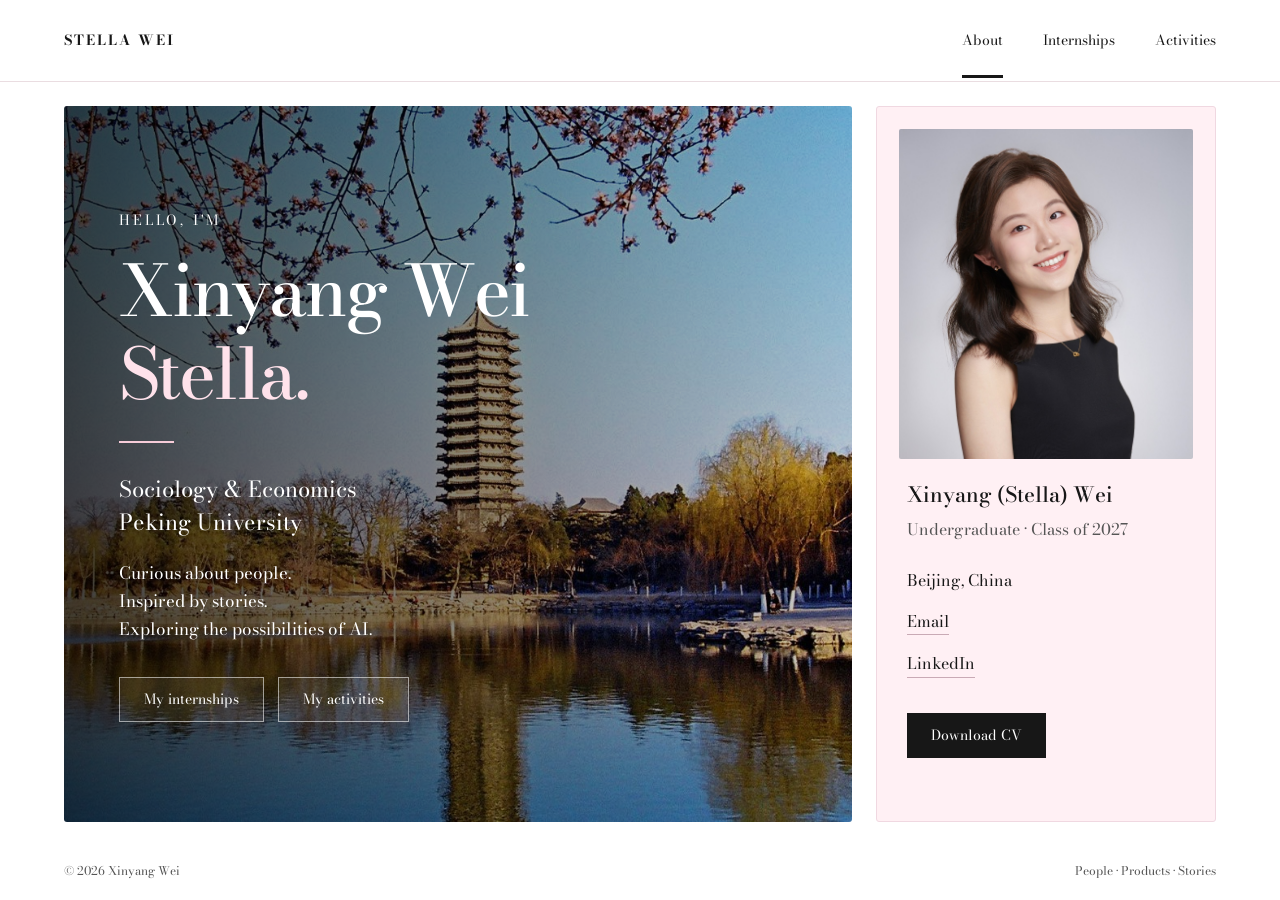
<file: index.html>
<!doctype html><html lang="en"><head><meta charset="utf-8"><meta name="viewport" content="width=device-width,initial-scale=1"><title>Xinyang (Stella) Wei</title><meta name="description" content="Xinyang Wei — Peking University student in sociology and economics. Community, communication, and curiosity."><link rel="stylesheet" href="font.css"><link rel="stylesheet" href="style.css"></head><body><header><a class="brand" href="index.html">STELLA WEI</a><nav aria-label="Main navigation"><a class="active" href="index.html" aria-current="page">About</a><a href="internships.html">Internships</a><a href="activities.html">Activities</a></nav></header><main class="profile-layout"><section class="intro"><div class="intro-content"><span class="kicker">HELLO, I'M</span><h1>Xinyang Wei<span>Stella.</span></h1><div class="rule"></div><h2>Sociology & Economics<br>Peking University</h2><p>Curious about people.<br>Inspired by stories.<br>Exploring the possibilities of AI.</p><div class="home-links"><a class="explore" href="internships.html">My internships</a><a class="explore" href="activities.html">My activities</a></div></div></section><aside class="profile"><img class="portrait" src="assets/portrait.jpg" alt="Portrait of Xinyang Wei"><div class="profile-info"><h2>Xinyang (Stella) Wei</h2><p>Undergraduate · Class of 2027</p><div class="contact"><span>Beijing, China</span><a href="mailto:xinyang_wei_2027@163.com">Email</a><a href="https://www.linkedin.com/in/stella-wei-776647376" target="_blank" rel="noopener">LinkedIn</a></div><a class="resume" href="assets/Xinyang-Wei-Resume.pdf" target="_blank" rel="noopener">Download CV</a></div></aside></main><footer><span>© 2026 Xinyang Wei</span><span>People · Products · Stories</span></footer></body></html>
</file>
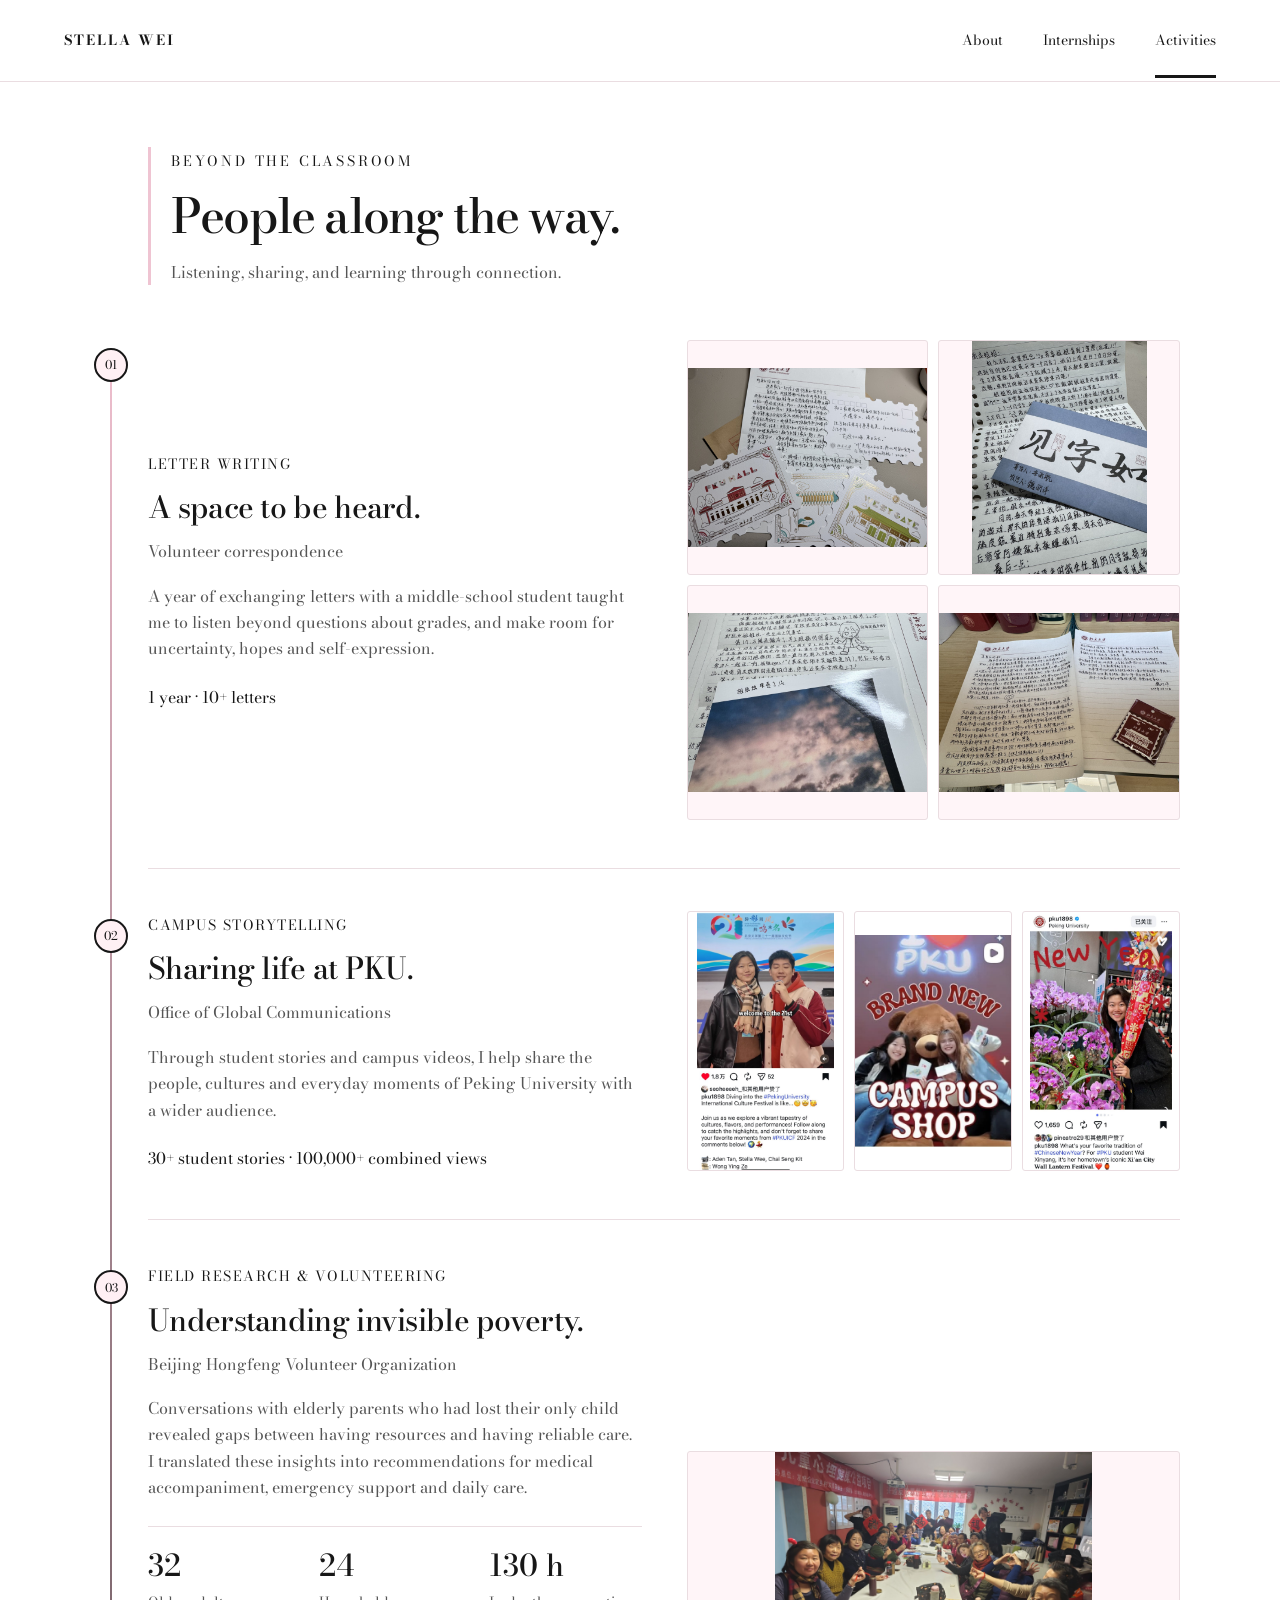
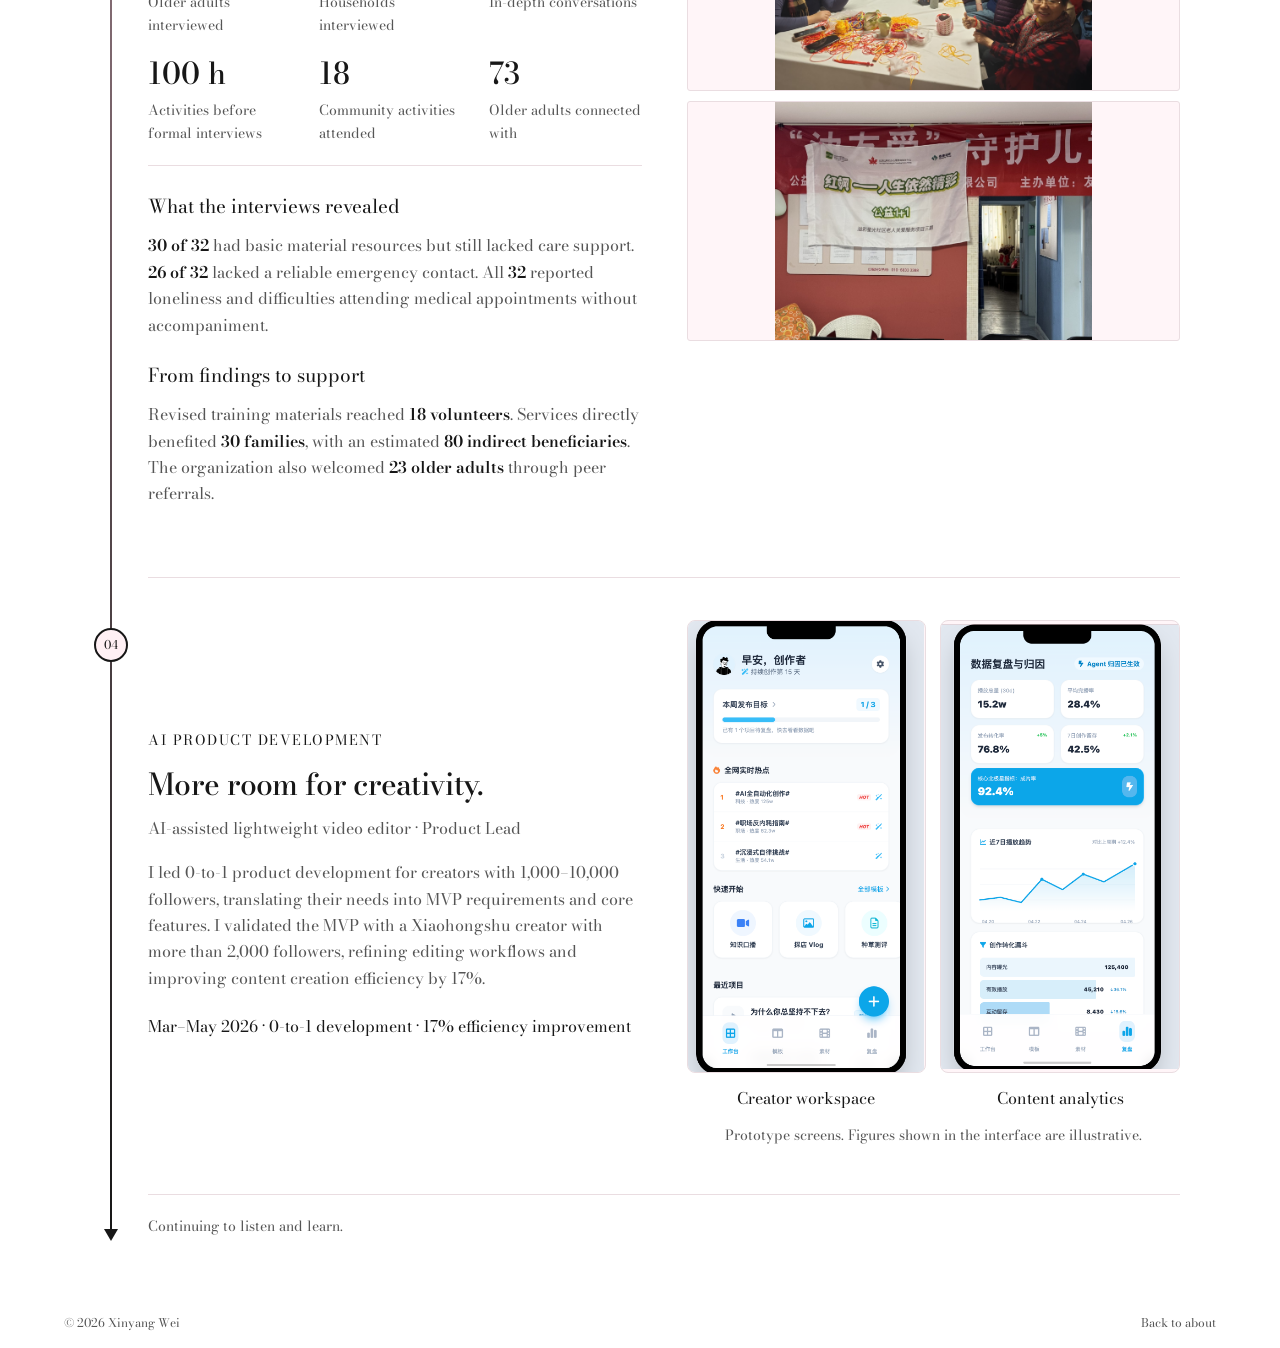
<file: activities.html>
<!doctype html><html lang="en"><head><meta charset="utf-8"><meta name="viewport" content="width=device-width,initial-scale=1"><title>Activities | Xinyang Wei</title><meta name="description" content="Letters, campus storytelling and elderly care research — activities of Xinyang Wei."><link rel="stylesheet" href="font.css"><link rel="stylesheet" href="style.css"></head><body><header><a class="brand" href="index.html">STELLA WEI</a><nav aria-label="Main navigation"><a href="index.html">About</a><a href="internships.html">Internships</a><a class="active" href="activities.html" aria-current="page">Activities</a></nav></header><main class="activities"><div class="activities-heading"><span class="kicker">BEYOND THE CLASSROOM</span><h1>People along the way.</h1><p>Listening, sharing, and learning through connection.</p></div><div class="timeline"><article class="activity"><div class="coordinate"><span>01</span></div><div class="activity-copy"><span class="category">LETTER WRITING</span><h2>A space to be heard.</h2><h3>Volunteer correspondence</h3><p>A year of exchanging letters with a middle-school student taught me to listen beyond questions about grades, and make room for uncertainty, hopes and self-expression.</p><span class="fact">1 year · 10+ letters</span></div><div class="activity-images letters-gallery"><img src="assets/letters.jpg" alt="Handwritten correspondence and illustrated stationery" loading="lazy"><img src="assets/letters-2.jpg" alt="A handwritten letter with a greeting card" loading="lazy"><img src="assets/letters-3.jpg" alt="Correspondence with a photograph" loading="lazy"><img src="assets/letters-4.jpg" alt="Letters and keepsakes from the correspondence program" loading="lazy"></div></article><article class="activity"><div class="coordinate"><span>02</span></div><div class="activity-copy"><span class="category">CAMPUS STORYTELLING</span><h2>Sharing life at PKU.</h2><h3>Office of Global Communications</h3><p>Through student stories and campus videos, I help share the people, cultures and everyday moments of Peking University with a wider audience.</p><span class="fact">30+ student stories · 100,000+ combined views</span></div><div class="activity-images three"><img src="assets/culture.jpg" alt="International Culture Festival published video" loading="lazy"><img src="assets/campus.jpg" alt="Campus shop published video" loading="lazy"><img src="assets/xian.jpg" alt="Published story on Xi'an Lantern Festival traditions" loading="lazy"></div></article><article class="activity"><div class="coordinate"><span>03</span></div><div class="activity-copy"><span class="category">FIELD RESEARCH & VOLUNTEERING</span><h2>Understanding invisible poverty.</h2><h3>Beijing Hongfeng Volunteer Organization</h3><p>Conversations with elderly parents who had lost their only child revealed gaps between having resources and having reliable care. I translated these insights into recommendations for medical accompaniment, emergency support and daily care.</p><div class="care-stats"><div><strong>32</strong><span>Older adults interviewed</span></div><div><strong>24</strong><span>Households interviewed</span></div><div><strong>130 h</strong><span>In-depth conversations</span></div><div><strong>100 h</strong><span>Activities before formal interviews</span></div><div><strong>18</strong><span>Community activities attended</span></div><div><strong>73</strong><span>Older adults connected with</span></div></div><div class="care-findings"><h3>What the interviews revealed</h3><p><strong>30 of 32</strong> had basic material resources but still lacked care support. <strong>26 of 32</strong> lacked a reliable emergency contact. All <strong>32</strong> reported loneliness and difficulties attending medical appointments without accompaniment.</p><h3>From findings to support</h3><p>Revised training materials reached <strong>18 volunteers</strong>. Services directly benefited <strong>30 families</strong>, with an estimated <strong>80 indirect beneficiaries</strong>. The organization also welcomed <strong>23 older adults</strong> through peer referrals.</p></div></div><div class="activity-images care-gallery"><img src="assets/community.jpg" alt="Community gathering with older adults and volunteers" loading="lazy"><img src="assets/fieldwork.jpg" alt="The volunteer organization activity space" loading="lazy"></div></article><article class="activity editor-activity"><div class="coordinate"><span>04</span></div><div class="activity-copy"><span class="category">AI PRODUCT DEVELOPMENT</span><h2>More room for creativity.</h2><h3>AI-assisted lightweight video editor · Product Lead</h3><p>I led 0-to-1 product development for creators with 1,000–10,000 followers, translating their needs into MVP requirements and core features. I validated the MVP with a Xiaohongshu creator with more than 2,000 followers, refining editing workflows and improving content creation efficiency by 17%.</p><span class="fact">Mar–May 2026 · 0-to-1 development · 17% efficiency improvement</span></div><div class="editor-visuals"><div class="editor-gallery"><figure><img src="assets/editor-workspace.png" alt="Prototype of the creator workspace, with trending topics and quick-start templates" loading="lazy"><figcaption>Creator workspace</figcaption></figure><figure><img src="assets/editor-analytics.png" alt="Prototype of the content analytics and review screen" loading="lazy"><figcaption>Content analytics</figcaption></figure></div><p class="prototype-note">Prototype screens. Figures shown in the interface are illustrative.</p></div></article><div class="timeline-end"><span>Continuing to listen and learn.</span></div></div></main><footer><span>© 2026 Xinyang Wei</span><a href="index.html">Back to about</a></footer></body></html>
</file>
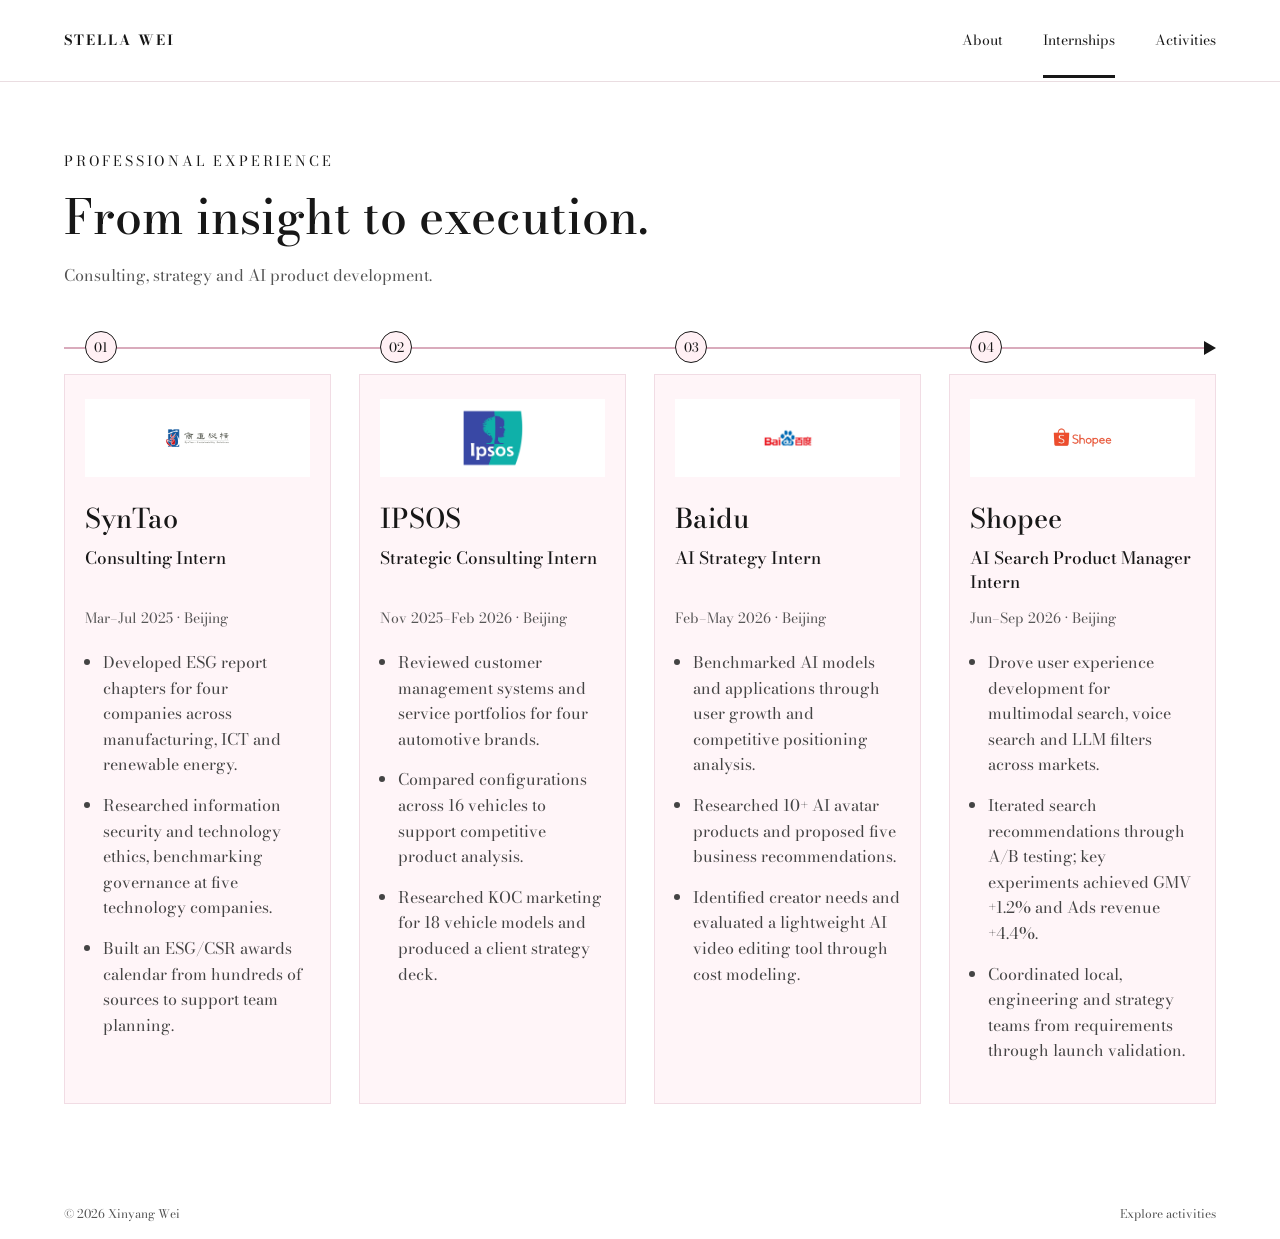
<file: internships.html>
<!doctype html><html lang="en"><head><meta charset="utf-8"><meta name="viewport" content="width=device-width,initial-scale=1"><title>Internships | Xinyang Wei</title><link rel="stylesheet" href="font.css"><link rel="stylesheet" href="style.css"></head><body><header><a class="brand" href="index.html">STELLA WEI</a><nav aria-label="Main navigation"><a href="index.html">About</a><a class="active" aria-current="page" href="internships.html">Internships</a><a href="activities.html">Activities</a></nav></header><main class="internships-page"><div class="internships-heading"><span class="kicker">PROFESSIONAL EXPERIENCE</span><h1>From insight to execution.</h1><p>Consulting, strategy and AI product development.</p></div><div class="internship-scroll"><div class="internship-track"><article class="internship"><div class="internship-node">01</div><div class="company-logo"><img src="assets/syntao-logo.png" alt="SynTao logo"></div><h2>SynTao</h2><h3>Consulting Intern</h3><p class="internship-date">Mar–Jul 2025 · Beijing</p><ul><li>Developed ESG report chapters for four companies across manufacturing, ICT and renewable energy.</li><li>Researched information security and technology ethics, benchmarking governance at five technology companies.</li><li>Built an ESG/CSR awards calendar from hundreds of sources to support team planning.</li></ul></article><article class="internship"><div class="internship-node">02</div><div class="company-logo"><img src="assets/ipsos-logo.webp" alt="IPSOS logo"></div><h2>IPSOS</h2><h3>Strategic Consulting Intern</h3><p class="internship-date">Nov 2025–Feb 2026 · Beijing</p><ul><li>Reviewed customer management systems and service portfolios for four automotive brands.</li><li>Compared configurations across 16 vehicles to support competitive product analysis.</li><li>Researched KOC marketing for 18 vehicle models and produced a client strategy deck.</li></ul></article><article class="internship"><div class="internship-node">03</div><div class="company-logo"><img src="assets/baidu-logo.jpg" alt="Baidu logo"></div><h2>Baidu</h2><h3>AI Strategy Intern</h3><p class="internship-date">Feb–May 2026 · Beijing</p><ul><li>Benchmarked AI models and applications through user growth and competitive positioning analysis.</li><li>Researched 10+ AI avatar products and proposed five business recommendations.</li><li>Identified creator needs and evaluated a lightweight AI video editing tool through cost modeling.</li></ul></article><article class="internship"><div class="internship-node">04</div><div class="company-logo"><img src="assets/shopee-logo.jpg" alt="Shopee logo"></div><h2>Shopee</h2><h3>AI Search Product Manager Intern</h3><p class="internship-date">Jun–Sep 2026 · Beijing</p><ul><li>Drove user experience development for multimodal search, voice search and LLM filters across markets.</li><li>Iterated search recommendations through A/B testing; key experiments achieved GMV +1.2% and Ads revenue +4.4%.</li><li>Coordinated local, engineering and strategy teams from requirements through launch validation.</li></ul></article></div></div></main><footer><span>© 2026 Xinyang Wei</span><a href="activities.html">Explore activities</a></footer></body></html>
</file>
<file: font.css>
@font-face {
  font-family: 'Bodoni Moda';
  font-style: normal;
  font-weight: 400;
  font-display: swap;
  src: url(assets/bodoni-0.ttf) format('truetype');
}
@font-face {
  font-family: 'Bodoni Moda';
  font-style: normal;
  font-weight: 500;
  font-display: swap;
  src: url(assets/bodoni-1.ttf) format('truetype');
}
@font-face {
  font-family: 'Bodoni Moda';
  font-style: normal;
  font-weight: 600;
  font-display: swap;
  src: url(assets/bodoni-2.ttf) format('truetype');
}
@font-face {
  font-family: 'Bodoni Moda';
  font-style: normal;
  font-weight: 700;
  font-display: swap;
  src: url(assets/bodoni-3.ttf) format('truetype');
}
</file>
<file: style.css>
:root{--bg:#fff;--ink:#171717;--muted:#555;--blue:#171717;--line:#eadde1}*{box-sizing:border-box}body{margin:0;font:16px/1.65 'Bodoni Moda','Bodoni MT',Didot,serif;color:var(--ink);background:var(--bg)}a{color:inherit;text-decoration:none}a:focus-visible{outline:2px solid var(--blue);outline-offset:6px}header{height:82px;display:flex;align-items:center;justify-content:space-between;padding:0 5vw;border-bottom:1px solid var(--line);background:white}.brand{font-size:14px;font-weight:700;letter-spacing:2px}.brand span{margin-left:16px;font-size:12px;font-weight:400;letter-spacing:1px;color:var(--muted)}nav{display:flex;gap:40px}nav a{font-size:14px;padding:26px 0 22px;border-bottom:3px solid transparent}nav a.active{color:var(--blue);border-color:var(--blue)}.profile-layout{display:grid;grid-template-columns:minmax(0,1fr) 340px;gap:24px;padding:24px 5vw;min-height:calc(100vh - 136px);max-width:1600px;margin:auto}.intro{position:relative;background:linear-gradient(90deg,rgba(0,0,0,.75),rgba(0,0,0,.18)),url('assets/pku-campus.jpg') center/cover;min-height:680px;color:white;display:flex;align-items:center;border-radius:3px;overflow:hidden}.intro-content{padding:65px 7%;position:relative}.kicker{font:12px/1.5 'Bodoni Moda','Bodoni MT',Didot,serif;letter-spacing:2.8px}.intro h1{font-size:clamp(48px,5.5vw,80px);font-weight:500;line-height:1.06;letter-spacing:-2px;margin:22px 0 30px}.intro h1 span{display:block;color:#ffe2eb;margin-top:8px}.rule{width:55px;height:2px;background:#f7ccd9;margin-bottom:30px}.intro h2{font-size:22px;font-weight:400;line-height:1.5;margin:0 0 20px}.intro p{color:#fff;margin:0 0 34px;font-size:17px}.explore{display:inline-block;border:1px solid #ffffff8c;padding:10px 24px;font-size:14px;background:#ffffff10}.explore:hover{background:#ffffff25}.photo-credit{position:absolute;bottom:15px;left:7%;font-size:12px;color:#e0e8f3;max-width:86%;line-height:1.5}.profile{background:#fff0f4;border:1px solid #f0d8e1;border-radius:3px;padding:22px;display:flex;flex-direction:column}.portrait{width:100%;height:330px;object-fit:cover;object-position:center 28%;border-radius:2px}.profile-info{padding:22px 8px}.profile-info h2{font-size:21px;font-weight:500;line-height:1.3;margin:0}.profile-info p{font-size:14px;color:var(--muted);margin:8px 0 24px}.contact{display:grid;gap:15px;font-size:14px}.contact a{width:fit-content;border-bottom:1px solid #c9aab5}.contact a:hover{color:var(--blue)}.resume{display:inline-block;margin-top:35px;background:var(--blue);color:white;padding:11px 24px;font-size:14px}.resume:hover{background:#494044}footer{display:flex;justify-content:space-between;padding:15px 5vw;color:var(--muted);font-size:12px}.activities{max-width:1160px;margin:auto;padding:65px 40px 40px}.activities-heading{margin:0 0 55px 48px}.activities-heading .kicker{color:var(--blue)}.activities-heading h1{font-size:48px;line-height:1.15;font-weight:500;letter-spacing:-1.8px;margin:15px 0}.activities-heading p{color:var(--muted);margin:0}.timeline{position:relative;padding-left:48px}.timeline:before{content:'';position:absolute;left:10px;top:20px;bottom:25px;width:2px;background:linear-gradient(#edbecd,var(--blue))}.timeline:after{content:'';position:absolute;left:4px;bottom:17px;border-left:7px solid transparent;border-right:7px solid transparent;border-top:12px solid var(--blue)}.activity{position:relative;display:grid;grid-template-columns:1fr 1fr;align-items:center;gap:45px;padding:0 0 48px;margin-bottom:42px;border-bottom:1px solid var(--line)}.coordinate{position:absolute;left:-54px;top:8px;width:34px;height:34px;background:var(--bg);border:2px solid var(--blue);border-radius:50%;display:grid;place-items:center}.coordinate span{font:12px 'Bodoni Moda','Bodoni MT',Didot,serif;color:var(--blue)}.category{font:12px 'Bodoni Moda','Bodoni MT',Didot,serif;letter-spacing:1.5px;color:var(--blue)}.activity h2{font-size:30px;line-height:1.2;letter-spacing:-.7px;font-weight:500;margin:13px 0}.activity h3{font-size:14px;color:var(--muted);font-weight:400;margin:0 0 18px}.activity p{margin:0 0 22px;color:var(--muted)}.fact{font-size:13px;color:var(--blue)}.activity-images{display:grid;gap:10px;align-items:center}.activity-images img{width:100%;display:block;border-radius:3px;border:1px solid var(--line)}.one img{height:270px;object-fit:cover}.one:not(.landscape) img{object-position:center 65%}.landscape img{height:250px}.three{grid-template-columns:repeat(3,1fr);align-items:start}.three img{height:260px;object-fit:contain;background:white}.timeline-end{font-size:14px;color:var(--muted);padding-bottom:20px}.activity:last-of-type{margin-bottom:20px}@media(min-width:1500px){.intro{min-height:780px}.portrait{height:380px}}@media(max-width:900px){.profile-layout{grid-template-columns:1fr 280px;gap:16px;padding:20px 3vw}.profile{padding:16px}.portrait{height:290px}.intro{min-height:640px}.intro-content{padding:50px 8%}.activity{gap:25px}.three img{height:210px}.activities{padding:50px 25px 30px}}@media(max-width:650px){header{height:70px}.brand span{display:none}nav{gap:25px}.profile-layout{grid-template-columns:1fr;padding:16px}.intro{min-height:560px}.intro h1{font-size:56px}.profile{display:grid;grid-template-columns:140px 1fr;gap:18px}.portrait{height:210px}.profile-info{padding:3px 0}.profile-info h2{font-size:18px}.profile-info p{margin:6px 0 15px}.contact{gap:8px}.resume{margin-top:20px;padding:8px 16px}.activities{padding:40px 20px}.activities-heading{margin-left:35px;margin-bottom:40px}.activities-heading h1{font-size:36px}.timeline{padding-left:35px}.timeline:before{left:7px}.timeline:after{left:1px}.coordinate{left:-42px;width:30px;height:30px}.activity{grid-template-columns:1fr;gap:22px;margin-bottom:30px;padding-bottom:30px}.activity h2{font-size:27px}.three img{height:230px}.one img{height:250px}footer{gap:20px;font-size:12px}.photo-credit{font-size:12px}}@media(max-width:380px){.profile{grid-template-columns:1fr}.portrait{height:340px}.three{gap:6px}.three img{height:180px}}

*{font-family:"Bodoni Moda","Bodoni MT",Didot,serif}.kicker,.category,.coordinate span{font-family:"Bodoni Moda","Bodoni MT",Didot,serif}.letters-gallery{grid-template-columns:repeat(2,1fr)}.letters-gallery img{height:235px;object-fit:contain;background:#fff5f8}.care-gallery{grid-template-columns:1fr}.care-gallery img{height:240px;object-fit:contain;background:#fff5f8}.coordinate{background:#fff0f4}.activities-heading{border-left:3px solid #efc4d2;padding-left:20px}.resume{background:#171717}.profile-info p,.contact,.fact{font-size:16px}.category,.kicker{font-size:14px}.activity h3{font-size:16px}@media(max-width:650px){.letters-gallery img{height:200px}.care-gallery img{height:230px}}

.internships-page{max-width:1480px;margin:auto;padding:65px 5vw 70px}.internships-heading h1{font-size:48px;font-weight:500;line-height:1.2;margin:15px 0}.internships-heading p{color:var(--muted)}.internship-scroll{overflow-x:auto;padding:25px 0 15px}.internship-track{display:grid;grid-template-columns:repeat(4,minmax(230px,1fr));gap:28px;position:relative;min-width:1050px;padding-top:45px}.internship-track:before{content:'';position:absolute;top:18px;left:0;right:10px;height:2px;background:#d9abbc}.internship-track:after{content:'';position:absolute;top:12px;right:0;border-top:7px solid transparent;border-bottom:7px solid transparent;border-left:12px solid #171717}.internship{position:relative;background:#fff5f8;border:1px solid #f1dce4;padding:24px 20px}.internship-node{position:absolute;top:-44px;left:20px;width:32px;height:32px;border:1px solid #171717;border-radius:50%;background:#fff0f4;display:grid;place-items:center;font-size:13px}.company-logo{height:78px;background:white;display:flex;align-items:center;justify-content:center;padding:8px}.company-logo img{max-width:100%;max-height:100%;object-fit:contain}.internship h2{font-size:27px;font-weight:500;margin:20px 0 5px}.internship h3{font-size:17px;font-weight:500;line-height:1.4;min-height:48px;margin:0}.internship-date{font-size:14px;color:var(--muted);margin:12px 0 20px}.internship ul{padding-left:18px;margin:0}.internship li{font-size:16px;line-height:1.6;margin-bottom:15px;color:#444}.care-stats{display:grid;grid-template-columns:repeat(3,1fr);gap:18px;margin:25px 0;padding:20px 0;border-top:1px solid var(--line);border-bottom:1px solid var(--line)}.care-stats strong{font-size:30px;display:block;font-weight:500;line-height:1.2}.care-stats span{font-size:14px;color:var(--muted);display:block;margin-top:8px}.care-findings h3{font-size:19px;color:var(--ink);margin:18px 0 10px}.care-findings p{font-size:16px}.care-findings strong{font-weight:600;color:var(--ink)}@media(max-width:650px){header{padding:0 16px}.brand{font-size:12px;letter-spacing:1px}nav{gap:14px}nav a{font-size:14px}.internships-page{padding:40px 20px}.internships-heading h1{font-size:36px}.care-stats{grid-template-columns:repeat(2,1fr)}.internship-track{gap:20px;grid-template-columns:repeat(4,260px);min-width:1100px}}

.home-links{display:flex;flex-wrap:wrap;gap:14px}

.editor-activity{grid-template-columns:1fr}.editor-activity .activity-copy{max-width:780px}.editor-gallery{display:grid;grid-template-columns:1fr 1fr;gap:28px;max-width:840px;margin:0 auto;width:100%}.editor-gallery figure{margin:0}.editor-gallery img{display:block;width:100%;height:auto;border:1px solid var(--line);border-radius:8px}.editor-gallery figcaption{text-align:center;font-size:16px;margin-top:12px}.prototype-note{font-size:14px;color:var(--muted);text-align:center;margin:0!important}@media(max-width:650px){.editor-gallery{gap:12px}.editor-gallery figcaption{font-size:14px}}

.editor-activity{grid-template-columns:1fr 1fr}.editor-visuals{min-width:0}.editor-gallery{max-width:none;gap:14px;align-items:start}.editor-visuals .prototype-note{margin-top:14px!important;line-height:1.5}@media(max-width:650px){.editor-activity{grid-template-columns:1fr}.editor-gallery{gap:12px}}

.editor-gallery{align-items:start;grid-template-columns:repeat(2,minmax(0,1fr))}.editor-gallery figure{min-width:0}.editor-gallery img{width:100%;height:auto;aspect-ratio:9 / 17;object-fit:contain;object-position:center;background:#fff5f8}
</file>
